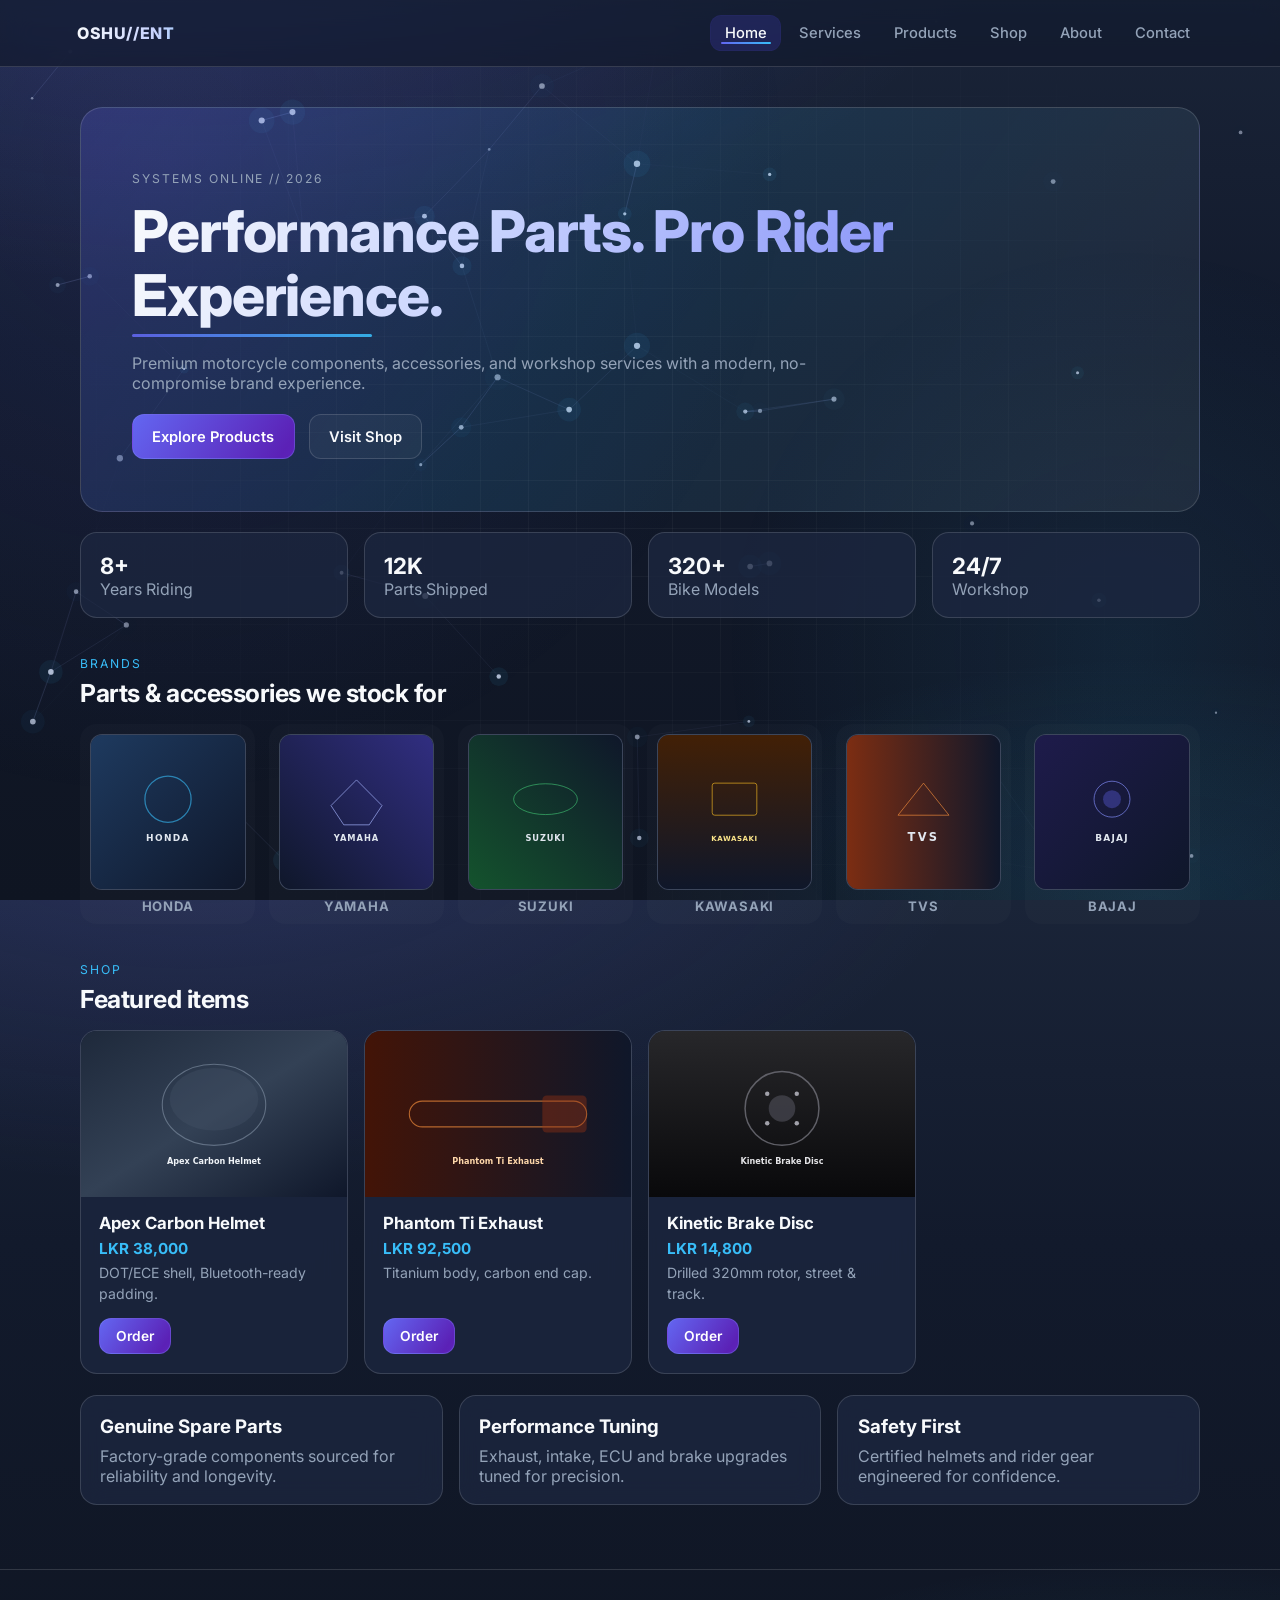
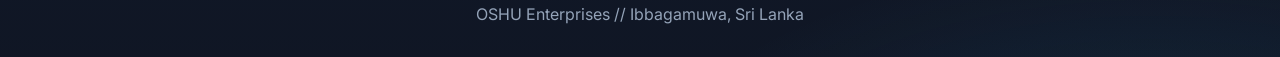
<file: index.html>
<!doctype html>
<html lang="en">
  <head>
    <meta charset="UTF-8" />
    <meta name="viewport" content="width=device-width, initial-scale=1.0" />
    <title>OSHU Enterprises | Home</title>
    <link rel="preconnect" href="https://fonts.googleapis.com" />
    <link rel="preconnect" href="https://fonts.gstatic.com" crossorigin />
    <link
      href="https://fonts.googleapis.com/css2?family=Inter:wght@400;500;600;700;800&display=swap"
      rel="stylesheet"
    />
    <link rel="stylesheet" href="assets/styles.css" />
  </head>
  <body data-page="home">
    <div class="bg-grid"></div>
    <div class="page-wrap">
    <header class="site-header">
      <a class="brand" href="index.html"><span class="brand-text">OSHU//ENT</span></a>
      <button class="menu-toggle" aria-label="Toggle menu">Menu</button>
      <nav class="nav">
        <a href="index.html">Home</a>
        <a href="services.html">Services</a>
        <a href="products.html">Products</a>
        <a href="shop.html">Shop</a>
        <a href="about.html">About</a>
        <a href="contact.html">Contact</a>
      </nav>
    </header>

    <main>
      <section class="hero fade-in-up">
        <p class="eyebrow">Systems Online // 2026</p>
        <h1 class="page-title">Performance Parts. Pro Rider Experience.</h1>
        <p>
          Premium motorcycle components, accessories, and workshop services with
          a modern, no-compromise brand experience.
        </p>
        <div class="actions">
          <a class="btn btn-primary" href="products.html">Explore Products</a>
          <a class="btn btn-ghost" href="shop.html">Visit Shop</a>
        </div>
      </section>

      <section class="stats reveal">
        <article><strong>8+</strong><span>Years Riding</span></article>
        <article><strong>12K</strong><span>Parts Shipped</span></article>
        <article><strong>320+</strong><span>Bike Models</span></article>
        <article><strong>24/7</strong><span>Workshop</span></article>
      </section>

      <section class="section-intro reveal">
        <p class="eyebrow">Brands</p>
        <h2 class="section-title">Parts & accessories we stock for</h2>
      </section>
      <section class="brands-grid reveal" aria-label="Motorcycle brands we support">
        <a class="brand-tile" href="shop.html">
          <figure class="brand-tile__fig">
            <img
              src="assets/images/brand-honda.svg"
              alt="Honda motorcycles and parts"
              width="240"
              height="240"
              loading="lazy"
              decoding="async"
            />
          </figure>
          <span class="brand-tile__name">Honda</span>
        </a>
        <a class="brand-tile" href="shop.html">
          <figure class="brand-tile__fig">
            <img
              src="assets/images/brand-yamaha.svg"
              alt="Yamaha motorcycles and parts"
              width="240"
              height="240"
              loading="lazy"
              decoding="async"
            />
          </figure>
          <span class="brand-tile__name">Yamaha</span>
        </a>
        <a class="brand-tile" href="shop.html">
          <figure class="brand-tile__fig">
            <img
              src="assets/images/brand-suzuki.svg"
              alt="Suzuki motorcycles and parts"
              width="240"
              height="240"
              loading="lazy"
              decoding="async"
            />
          </figure>
          <span class="brand-tile__name">Suzuki</span>
        </a>
        <a class="brand-tile" href="shop.html">
          <figure class="brand-tile__fig">
            <img
              src="assets/images/brand-kawasaki.svg"
              alt="Kawasaki performance parts"
              width="240"
              height="240"
              loading="lazy"
              decoding="async"
            />
          </figure>
          <span class="brand-tile__name">Kawasaki</span>
        </a>
        <a class="brand-tile" href="shop.html">
          <figure class="brand-tile__fig">
            <img
              src="assets/images/brand-tvs.svg"
              alt="TVS motorcycles and spares"
              width="240"
              height="240"
              loading="lazy"
              decoding="async"
            />
          </figure>
          <span class="brand-tile__name">TVS</span>
        </a>
        <a class="brand-tile" href="shop.html">
          <figure class="brand-tile__fig">
            <img
              src="assets/images/brand-bajaj.svg"
              alt="Bajaj commuter and performance parts"
              width="240"
              height="240"
              loading="lazy"
              decoding="async"
            />
          </figure>
          <span class="brand-tile__name">Bajaj</span>
        </a>
      </section>

      <section class="section-intro reveal">
        <p class="eyebrow">Shop</p>
        <h2 class="section-title">Featured items</h2>
      </section>
      <section class="shop-grid reveal">
        <article class="card glass card--product">
          <div class="card-image-wrap">
            <img
              src="assets/images/product-helmet.svg"
              alt="Carbon motorcycle helmet"
              width="720"
              height="450"
              loading="lazy"
              decoding="async"
            />
          </div>
          <div class="card-body">
            <h3>Apex Carbon Helmet</h3>
            <p class="product-price">LKR 38,000</p>
            <p class="product-meta">DOT/ECE shell, Bluetooth-ready padding.</p>
            <a class="btn btn-primary btn--compact" href="contact.html">Order</a>
          </div>
        </article>
        <article class="card glass card--product">
          <div class="card-image-wrap">
            <img
              src="assets/images/product-exhaust.svg"
              alt="Performance exhaust and engine parts"
              width="720"
              height="450"
              loading="lazy"
              decoding="async"
            />
          </div>
          <div class="card-body">
            <h3>Phantom Ti Exhaust</h3>
            <p class="product-price">LKR 92,500</p>
            <p class="product-meta">Titanium body, carbon end cap.</p>
            <a class="btn btn-primary btn--compact" href="contact.html">Order</a>
          </div>
        </article>
        <article class="card glass card--product">
          <div class="card-image-wrap">
            <img
              src="assets/images/product-brake.svg"
              alt="Motorcycle wheel and brake"
              width="720"
              height="450"
              loading="lazy"
              decoding="async"
            />
          </div>
          <div class="card-body">
            <h3>Kinetic Brake Disc</h3>
            <p class="product-price">LKR 14,800</p>
            <p class="product-meta">Drilled 320mm rotor, street & track.</p>
            <a class="btn btn-primary btn--compact" href="contact.html">Order</a>
          </div>
        </article>
      </section>

      <section class="cards reveal">
        <article class="card glass">
          <h3>Genuine Spare Parts</h3>
          <p>Factory-grade components sourced for reliability and longevity.</p>
        </article>
        <article class="card glass">
          <h3>Performance Tuning</h3>
          <p>Exhaust, intake, ECU and brake upgrades tuned for precision.</p>
        </article>
        <article class="card glass">
          <h3>Safety First</h3>
          <p>Certified helmets and rider gear engineered for confidence.</p>
        </article>
      </section>
    </main>

    <footer class="site-footer">
      <p>OSHU Enterprises // Ibbagamuwa, Sri Lanka</p>
    </footer>

    </div>
    <script src="assets/main.js"></script>
  </body>
</html>
</file>
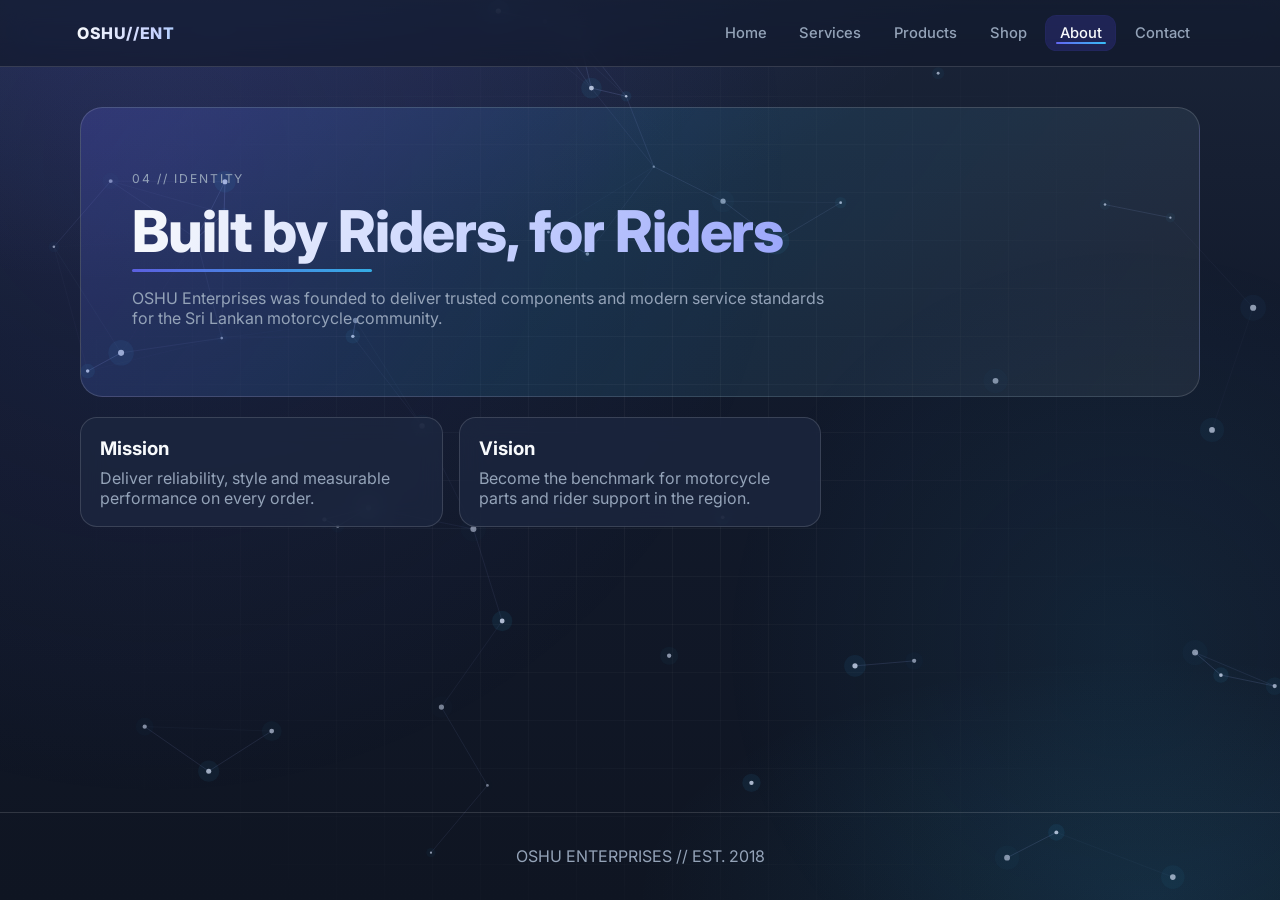
<file: about.html>
<!doctype html>
<html lang="en">
  <head>
    <meta charset="UTF-8" />
    <meta name="viewport" content="width=device-width, initial-scale=1.0" />
    <title>OSHU Enterprises | About</title>
    <link rel="preconnect" href="https://fonts.googleapis.com" />
    <link rel="preconnect" href="https://fonts.gstatic.com" crossorigin />
    <link
      href="https://fonts.googleapis.com/css2?family=Inter:wght@400;500;600;700;800&display=swap"
      rel="stylesheet"
    />
    <link rel="stylesheet" href="assets/styles.css" />
  </head>
  <body data-page="about">
    <div class="bg-grid"></div>
    <div class="page-wrap">
    <header class="site-header">
      <a class="brand" href="index.html"><span class="brand-text">OSHU//ENT</span></a>
      <button class="menu-toggle" aria-label="Toggle menu">Menu</button>
      <nav class="nav">
        <a href="index.html">Home</a>
        <a href="services.html">Services</a>
        <a href="products.html">Products</a>
        <a href="shop.html">Shop</a>
        <a href="about.html">About</a>
        <a href="contact.html">Contact</a>
      </nav>
    </header>
    <main>
      <section class="page-head fade-in-up">
        <p class="eyebrow">04 // Identity</p>
        <h1 class="page-title">Built by Riders, for Riders</h1>
        <p>
          OSHU Enterprises was founded to deliver trusted components and modern
          service standards for the Sri Lankan motorcycle community.
        </p>
      </section>
      <section class="cards reveal">
        <article class="card glass"><h3>Mission</h3><p>Deliver reliability, style and measurable performance on every order.</p></article>
        <article class="card glass"><h3>Vision</h3><p>Become the benchmark for motorcycle parts and rider support in the region.</p></article>
      </section>
    </main>
    <footer class="site-footer"><p>OSHU ENTERPRISES // EST. 2018</p></footer>
    </div>
    <script src="assets/main.js"></script>
  </body>
</html>
</file>
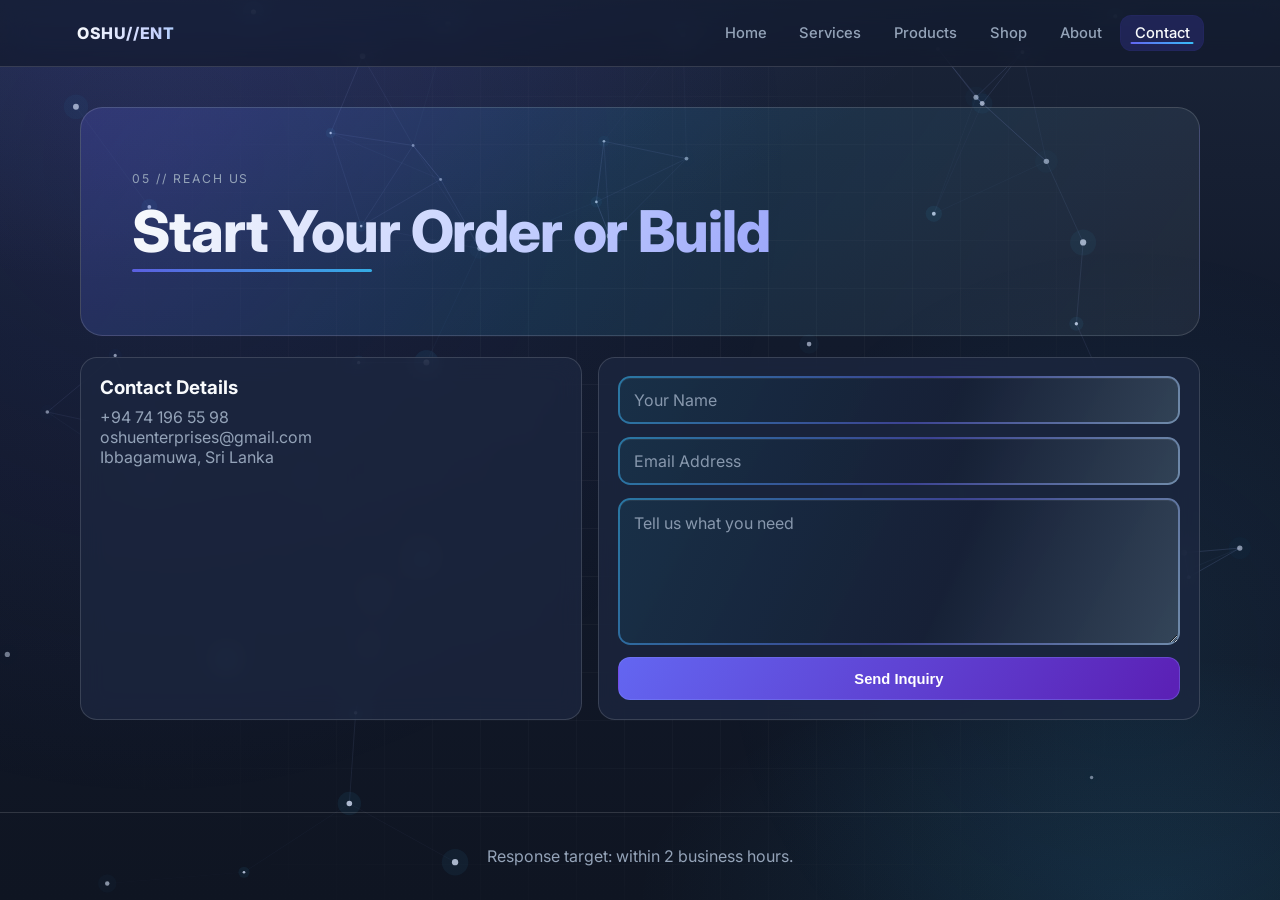
<file: contact.html>
<!doctype html>
<html lang="en">
  <head>
    <meta charset="UTF-8" />
    <meta name="viewport" content="width=device-width, initial-scale=1.0" />
    <title>OSHU Enterprises | Contact</title>
    <link rel="preconnect" href="https://fonts.googleapis.com" />
    <link rel="preconnect" href="https://fonts.gstatic.com" crossorigin />
    <link
      href="https://fonts.googleapis.com/css2?family=Inter:wght@400;500;600;700;800&display=swap"
      rel="stylesheet"
    />
    <link rel="stylesheet" href="assets/styles.css" />
  </head>
  <body data-page="contact">
    <div class="bg-grid"></div>
    <div class="page-wrap">
    <header class="site-header">
      <a class="brand" href="index.html"><span class="brand-text">OSHU//ENT</span></a>
      <button class="menu-toggle" aria-label="Toggle menu">Menu</button>
      <nav class="nav">
        <a href="index.html">Home</a>
        <a href="services.html">Services</a>
        <a href="products.html">Products</a>
        <a href="shop.html">Shop</a>
        <a href="about.html">About</a>
        <a href="contact.html">Contact</a>
      </nav>
    </header>
    <main>
      <section class="page-head fade-in-up">
        <p class="eyebrow">05 // Reach Us</p>
        <h1 class="page-title">Start Your Order or Build</h1>
      </section>
      <section class="contact-grid reveal">
        <article class="card glass">
          <h3>Contact Details</h3>
          <p>+94 74 196 55 98</p>
          <p>oshuenterprises@gmail.com</p>
          <p>Ibbagamuwa, Sri Lanka</p>
        </article>
        <form class="card glass contact-form">
          <div class="field-water">
            <input type="text" placeholder="Your Name" autocomplete="name" />
          </div>
          <div class="field-water">
            <input type="email" placeholder="Email Address" autocomplete="email" />
          </div>
          <div class="field-water field-water--tall">
            <textarea rows="5" placeholder="Tell us what you need"></textarea>
          </div>
          <button class="btn btn-primary" type="button">Send Inquiry</button>
        </form>
      </section>
    </main>
    <footer class="site-footer"><p>Response target: within 2 business hours.</p></footer>
    </div>
    <script src="assets/main.js"></script>
  </body>
</html>
</file>
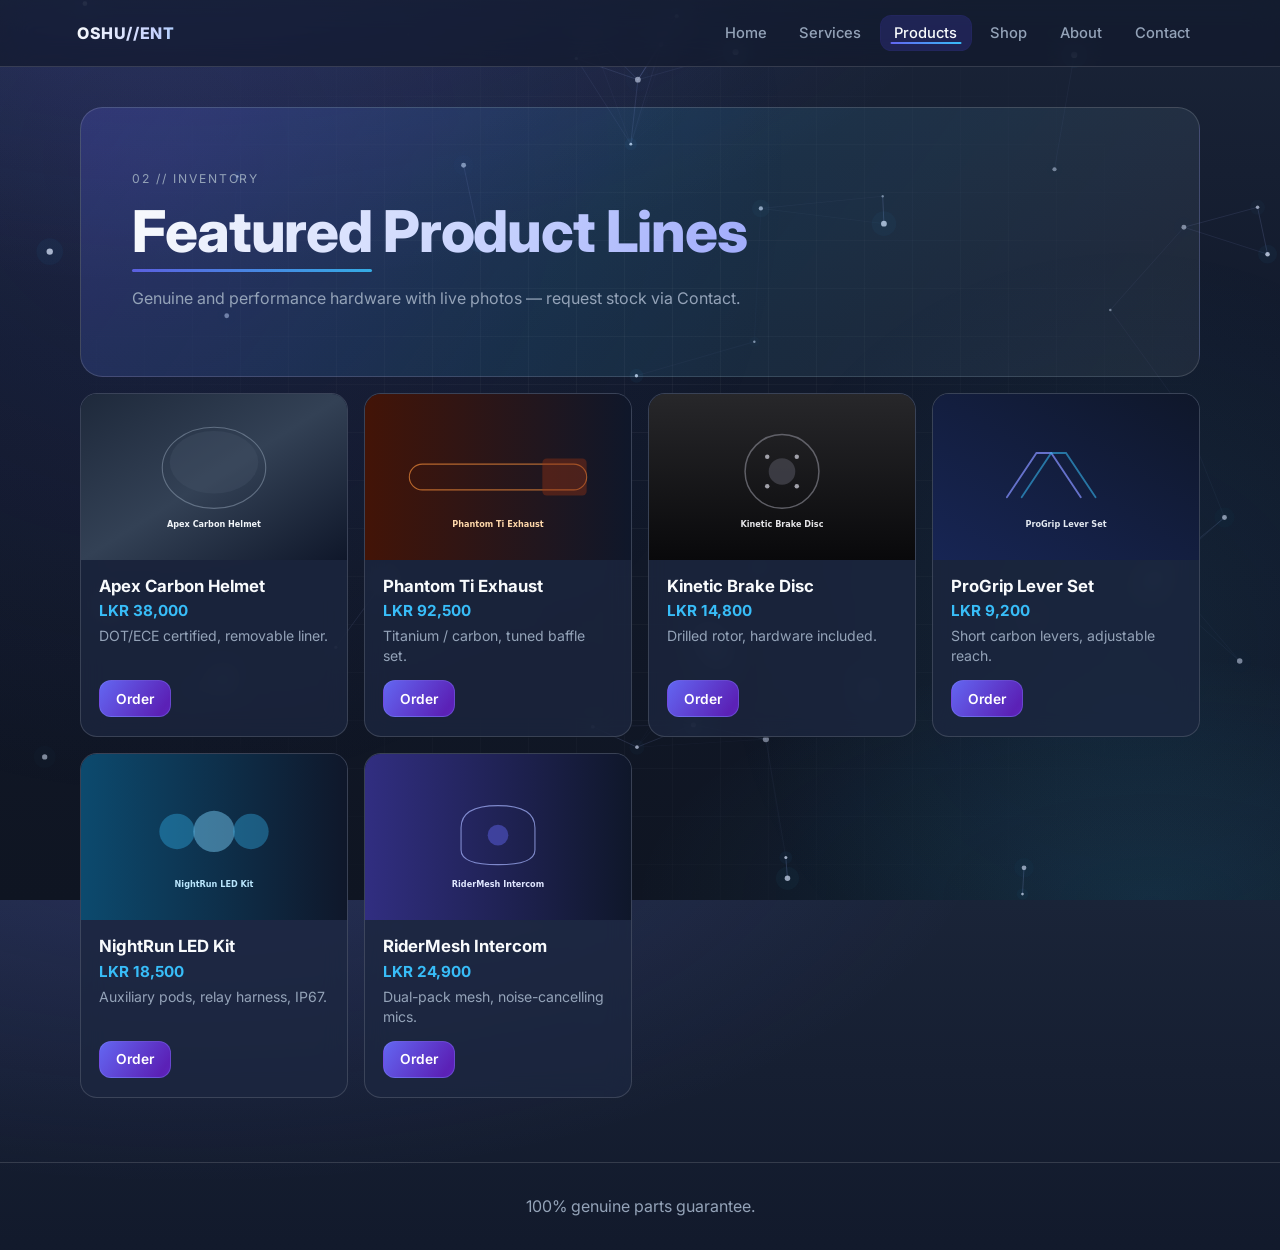
<file: products.html>
<!doctype html>
<html lang="en">
  <head>
    <meta charset="UTF-8" />
    <meta name="viewport" content="width=device-width, initial-scale=1.0" />
    <title>OSHU Enterprises | Products</title>
    <link rel="preconnect" href="https://fonts.googleapis.com" />
    <link rel="preconnect" href="https://fonts.gstatic.com" crossorigin />
    <link
      href="https://fonts.googleapis.com/css2?family=Inter:wght@400;500;600;700;800&display=swap"
      rel="stylesheet"
    />
    <link rel="stylesheet" href="assets/styles.css" />
  </head>
  <body data-page="products">
    <div class="bg-grid"></div>
    <div class="page-wrap">
    <header class="site-header">
      <a class="brand" href="index.html"><span class="brand-text">OSHU//ENT</span></a>
      <button class="menu-toggle" aria-label="Toggle menu">Menu</button>
      <nav class="nav">
        <a href="index.html">Home</a>
        <a href="services.html">Services</a>
        <a href="products.html">Products</a>
        <a href="shop.html">Shop</a>
        <a href="about.html">About</a>
        <a href="contact.html">Contact</a>
      </nav>
    </header>
    <main>
      <section class="page-head fade-in-up">
        <p class="eyebrow">02 // Inventory</p>
        <h1 class="page-title">Featured Product Lines</h1>
        <p>Genuine and performance hardware with live photos — request stock via Contact.</p>
      </section>
      <section class="shop-grid reveal">
        <article class="card glass card--product">
          <div class="card-image-wrap">
            <img
              src="assets/images/product-helmet.svg"
              alt="Carbon motorcycle helmet"
              width="720"
              height="450"
              loading="lazy"
              decoding="async"
            />
          </div>
          <div class="card-body">
            <h3>Apex Carbon Helmet</h3>
            <p class="product-price">LKR 38,000</p>
            <p class="product-meta">DOT/ECE certified, removable liner.</p>
            <a class="btn btn-primary btn--compact" href="contact.html">Order</a>
          </div>
        </article>
        <article class="card glass card--product">
          <div class="card-image-wrap">
            <img
              src="assets/images/product-exhaust.svg"
              alt="Engine and performance parts"
              width="720"
              height="450"
              loading="lazy"
              decoding="async"
            />
          </div>
          <div class="card-body">
            <h3>Phantom Ti Exhaust</h3>
            <p class="product-price">LKR 92,500</p>
            <p class="product-meta">Titanium / carbon, tuned baffle set.</p>
            <a class="btn btn-primary btn--compact" href="contact.html">Order</a>
          </div>
        </article>
        <article class="card glass card--product">
          <div class="card-image-wrap">
            <img
              src="assets/images/product-brake.svg"
              alt="Motorcycle wheel and braking"
              width="720"
              height="450"
              loading="lazy"
              decoding="async"
            />
          </div>
          <div class="card-body">
            <h3>Kinetic Brake Disc</h3>
            <p class="product-price">LKR 14,800</p>
            <p class="product-meta">Drilled rotor, hardware included.</p>
            <a class="btn btn-primary btn--compact" href="contact.html">Order</a>
          </div>
        </article>
        <article class="card glass card--product">
          <div class="card-image-wrap">
            <img
              src="assets/images/product-lever.svg"
              alt="Motorcycle handlebar and controls"
              width="720"
              height="450"
              loading="lazy"
              decoding="async"
            />
          </div>
          <div class="card-body">
            <h3>ProGrip Lever Set</h3>
            <p class="product-price">LKR 9,200</p>
            <p class="product-meta">Short carbon levers, adjustable reach.</p>
            <a class="btn btn-primary btn--compact" href="contact.html">Order</a>
          </div>
        </article>
        <article class="card glass card--product">
          <div class="card-image-wrap">
            <img
              src="assets/images/product-led.svg"
              alt="Motorcycle on the road"
              width="720"
              height="450"
              loading="lazy"
              decoding="async"
            />
          </div>
          <div class="card-body">
            <h3>NightRun LED Kit</h3>
            <p class="product-price">LKR 18,500</p>
            <p class="product-meta">Auxiliary pods, relay harness, IP67.</p>
            <a class="btn btn-primary btn--compact" href="contact.html">Order</a>
          </div>
        </article>
        <article class="card glass card--product">
          <div class="card-image-wrap">
            <img
              src="assets/images/product-intercom.svg"
              alt="Motorcycle rider and bike"
              width="720"
              height="450"
              loading="lazy"
              decoding="async"
            />
          </div>
          <div class="card-body">
            <h3>RiderMesh Intercom</h3>
            <p class="product-price">LKR 24,900</p>
            <p class="product-meta">Dual-pack mesh, noise-cancelling mics.</p>
            <a class="btn btn-primary btn--compact" href="contact.html">Order</a>
          </div>
        </article>
      </section>
    </main>
    <footer class="site-footer"><p>100% genuine parts guarantee.</p></footer>
    </div>
    <script src="assets/main.js"></script>
  </body>
</html>
</file>
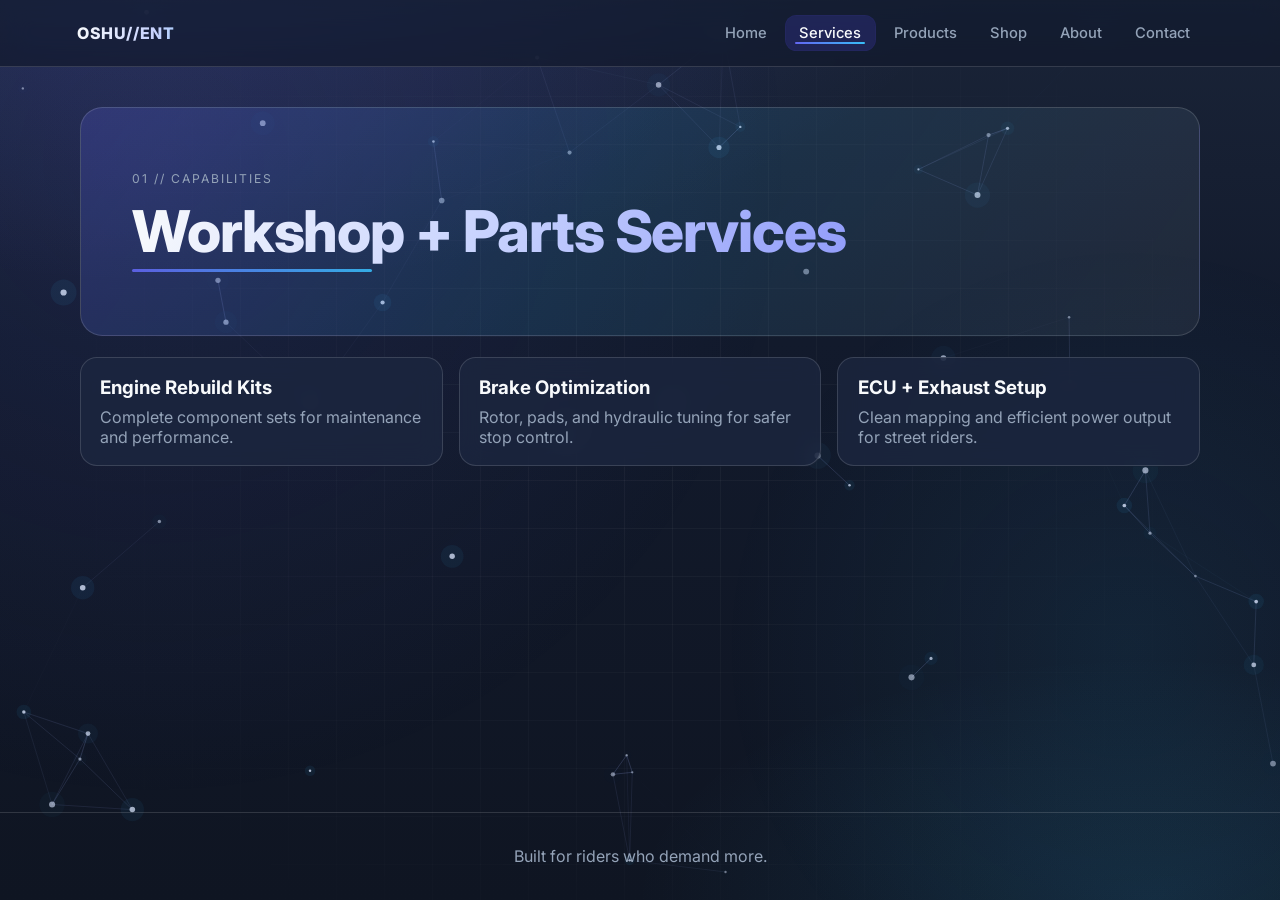
<file: services.html>
<!doctype html>
<html lang="en">
  <head>
    <meta charset="UTF-8" />
    <meta name="viewport" content="width=device-width, initial-scale=1.0" />
    <title>OSHU Enterprises | Services</title>
    <link rel="preconnect" href="https://fonts.googleapis.com" />
    <link rel="preconnect" href="https://fonts.gstatic.com" crossorigin />
    <link
      href="https://fonts.googleapis.com/css2?family=Inter:wght@400;500;600;700;800&display=swap"
      rel="stylesheet"
    />
    <link rel="stylesheet" href="assets/styles.css" />
  </head>
  <body data-page="services">
    <div class="bg-grid"></div>
    <div class="page-wrap">
    <header class="site-header">
      <a class="brand" href="index.html"><span class="brand-text">OSHU//ENT</span></a>
      <button class="menu-toggle" aria-label="Toggle menu">Menu</button>
      <nav class="nav">
        <a href="index.html">Home</a>
        <a href="services.html">Services</a>
        <a href="products.html">Products</a>
        <a href="shop.html">Shop</a>
        <a href="about.html">About</a>
        <a href="contact.html">Contact</a>
      </nav>
    </header>
    <main>
      <section class="page-head fade-in-up">
        <p class="eyebrow">01 // Capabilities</p>
        <h1 class="page-title">Workshop + Parts Services</h1>
      </section>
      <section class="cards reveal">
        <article class="card glass"><h3>Engine Rebuild Kits</h3><p>Complete component sets for maintenance and performance.</p></article>
        <article class="card glass"><h3>Brake Optimization</h3><p>Rotor, pads, and hydraulic tuning for safer stop control.</p></article>
        <article class="card glass"><h3>ECU + Exhaust Setup</h3><p>Clean mapping and efficient power output for street riders.</p></article>
      </section>
    </main>
    <footer class="site-footer"><p>Built for riders who demand more.</p></footer>
    </div>
    <script src="assets/main.js"></script>
  </body>
</html>
</file>
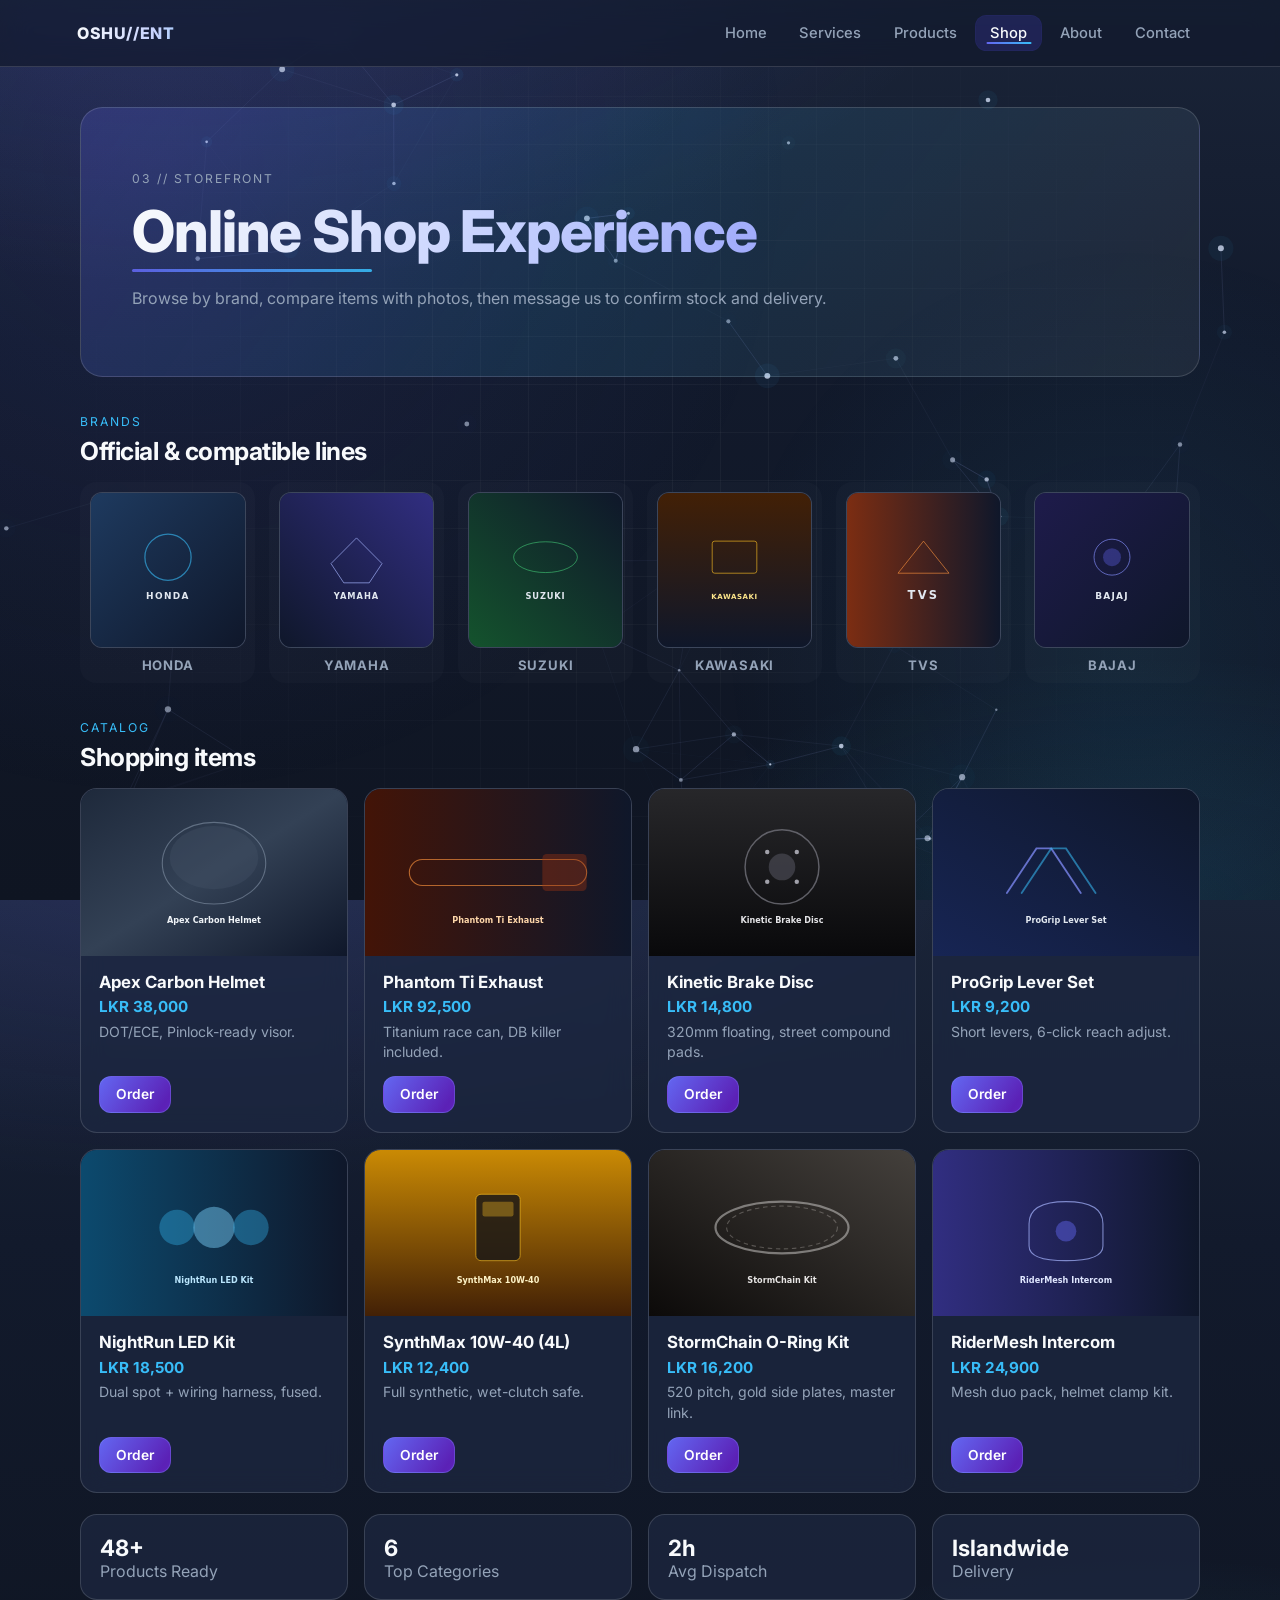
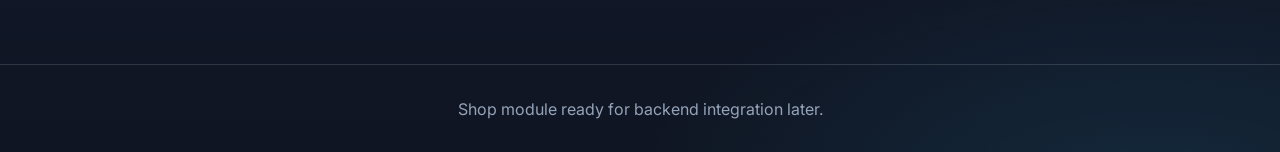
<file: shop.html>
<!doctype html>
<html lang="en">
  <head>
    <meta charset="UTF-8" />
    <meta name="viewport" content="width=device-width, initial-scale=1.0" />
    <title>OSHU Enterprises | Shop</title>
    <link rel="preconnect" href="https://fonts.googleapis.com" />
    <link rel="preconnect" href="https://fonts.gstatic.com" crossorigin />
    <link
      href="https://fonts.googleapis.com/css2?family=Inter:wght@400;500;600;700;800&display=swap"
      rel="stylesheet"
    />
    <link rel="stylesheet" href="assets/styles.css" />
  </head>
  <body data-page="shop">
    <div class="bg-grid"></div>
    <div class="page-wrap">
    <header class="site-header">
      <a class="brand" href="index.html"><span class="brand-text">OSHU//ENT</span></a>
      <button class="menu-toggle" aria-label="Toggle menu">Menu</button>
      <nav class="nav">
        <a href="index.html">Home</a>
        <a href="services.html">Services</a>
        <a href="products.html">Products</a>
        <a href="shop.html">Shop</a>
        <a href="about.html">About</a>
        <a href="contact.html">Contact</a>
      </nav>
    </header>
    <main>
      <section class="page-head fade-in-up">
        <p class="eyebrow">03 // Storefront</p>
        <h1 class="page-title">Online Shop Experience</h1>
        <p>Browse by brand, compare items with photos, then message us to confirm stock and delivery.</p>
      </section>

      <section class="section-intro reveal">
        <p class="eyebrow">Brands</p>
        <h2 class="section-title">Official &amp; compatible lines</h2>
      </section>
      <section class="brands-grid reveal" aria-label="Brands in stock">
        <a class="brand-tile" href="products.html">
          <figure class="brand-tile__fig">
            <img
              src="assets/images/brand-honda.svg"
              alt="Honda"
              width="240"
              height="240"
              loading="lazy"
              decoding="async"
            />
          </figure>
          <span class="brand-tile__name">Honda</span>
        </a>
        <a class="brand-tile" href="products.html">
          <figure class="brand-tile__fig">
            <img
              src="assets/images/brand-yamaha.svg"
              alt="Yamaha"
              width="240"
              height="240"
              loading="lazy"
              decoding="async"
            />
          </figure>
          <span class="brand-tile__name">Yamaha</span>
        </a>
        <a class="brand-tile" href="products.html">
          <figure class="brand-tile__fig">
            <img
              src="assets/images/brand-suzuki.svg"
              alt="Suzuki"
              width="240"
              height="240"
              loading="lazy"
              decoding="async"
            />
          </figure>
          <span class="brand-tile__name">Suzuki</span>
        </a>
        <a class="brand-tile" href="products.html">
          <figure class="brand-tile__fig">
            <img
              src="assets/images/brand-kawasaki.svg"
              alt="Kawasaki"
              width="240"
              height="240"
              loading="lazy"
              decoding="async"
            />
          </figure>
          <span class="brand-tile__name">Kawasaki</span>
        </a>
        <a class="brand-tile" href="products.html">
          <figure class="brand-tile__fig">
            <img
              src="assets/images/brand-tvs.svg"
              alt="TVS"
              width="240"
              height="240"
              loading="lazy"
              decoding="async"
            />
          </figure>
          <span class="brand-tile__name">TVS</span>
        </a>
        <a class="brand-tile" href="products.html">
          <figure class="brand-tile__fig">
            <img
              src="assets/images/brand-bajaj.svg"
              alt="Bajaj"
              width="240"
              height="240"
              loading="lazy"
              decoding="async"
            />
          </figure>
          <span class="brand-tile__name">Bajaj</span>
        </a>
      </section>

      <section class="section-intro reveal">
        <p class="eyebrow">Catalog</p>
        <h2 class="section-title">Shopping items</h2>
      </section>
      <section class="shop-grid reveal">
        <article class="card glass card--product">
          <div class="card-image-wrap">
            <img
              src="assets/images/product-helmet.svg"
              alt="Apex Carbon Helmet"
              width="720"
              height="450"
              loading="lazy"
              decoding="async"
            />
          </div>
          <div class="card-body">
            <h3>Apex Carbon Helmet</h3>
            <p class="product-price">LKR 38,000</p>
            <p class="product-meta">DOT/ECE, Pinlock-ready visor.</p>
            <a class="btn btn-primary btn--compact" href="contact.html">Order</a>
          </div>
        </article>
        <article class="card glass card--product">
          <div class="card-image-wrap">
            <img
              src="assets/images/product-exhaust.svg"
              alt="Phantom Ti Exhaust"
              width="720"
              height="450"
              loading="lazy"
              decoding="async"
            />
          </div>
          <div class="card-body">
            <h3>Phantom Ti Exhaust</h3>
            <p class="product-price">LKR 92,500</p>
            <p class="product-meta">Titanium race can, DB killer included.</p>
            <a class="btn btn-primary btn--compact" href="contact.html">Order</a>
          </div>
        </article>
        <article class="card glass card--product">
          <div class="card-image-wrap">
            <img
              src="assets/images/product-brake.svg"
              alt="Kinetic Brake Disc"
              width="720"
              height="450"
              loading="lazy"
              decoding="async"
            />
          </div>
          <div class="card-body">
            <h3>Kinetic Brake Disc</h3>
            <p class="product-price">LKR 14,800</p>
            <p class="product-meta">320mm floating, street compound pads.</p>
            <a class="btn btn-primary btn--compact" href="contact.html">Order</a>
          </div>
        </article>
        <article class="card glass card--product">
          <div class="card-image-wrap">
            <img
              src="assets/images/product-lever.svg"
              alt="ProGrip Lever Set"
              width="720"
              height="450"
              loading="lazy"
              decoding="async"
            />
          </div>
          <div class="card-body">
            <h3>ProGrip Lever Set</h3>
            <p class="product-price">LKR 9,200</p>
            <p class="product-meta">Short levers, 6-click reach adjust.</p>
            <a class="btn btn-primary btn--compact" href="contact.html">Order</a>
          </div>
        </article>
        <article class="card glass card--product">
          <div class="card-image-wrap">
            <img
              src="assets/images/product-led.svg"
              alt="NightRun LED Kit"
              width="720"
              height="450"
              loading="lazy"
              decoding="async"
            />
          </div>
          <div class="card-body">
            <h3>NightRun LED Kit</h3>
            <p class="product-price">LKR 18,500</p>
            <p class="product-meta">Dual spot + wiring harness, fused.</p>
            <a class="btn btn-primary btn--compact" href="contact.html">Order</a>
          </div>
        </article>
        <article class="card glass card--product">
          <div class="card-image-wrap">
            <img
              src="assets/images/product-oil.svg"
              alt="SynthMax engine oil"
              width="720"
              height="450"
              loading="lazy"
              decoding="async"
            />
          </div>
          <div class="card-body">
            <h3>SynthMax 10W-40 (4L)</h3>
            <p class="product-price">LKR 12,400</p>
            <p class="product-meta">Full synthetic, wet-clutch safe.</p>
            <a class="btn btn-primary btn--compact" href="contact.html">Order</a>
          </div>
        </article>
        <article class="card glass card--product">
          <div class="card-image-wrap">
            <img
              src="assets/images/product-chain.svg"
              alt="StormChain kit"
              width="720"
              height="450"
              loading="lazy"
              decoding="async"
            />
          </div>
          <div class="card-body">
            <h3>StormChain O-Ring Kit</h3>
            <p class="product-price">LKR 16,200</p>
            <p class="product-meta">520 pitch, gold side plates, master link.</p>
            <a class="btn btn-primary btn--compact" href="contact.html">Order</a>
          </div>
        </article>
        <article class="card glass card--product">
          <div class="card-image-wrap">
            <img
              src="assets/images/product-intercom.svg"
              alt="RiderMesh Intercom"
              width="720"
              height="450"
              loading="lazy"
              decoding="async"
            />
          </div>
          <div class="card-body">
            <h3>RiderMesh Intercom</h3>
            <p class="product-price">LKR 24,900</p>
            <p class="product-meta">Mesh duo pack, helmet clamp kit.</p>
            <a class="btn btn-primary btn--compact" href="contact.html">Order</a>
          </div>
        </article>
      </section>

      <section class="stats reveal">
        <article><strong>48+</strong><span>Products Ready</span></article>
        <article><strong>6</strong><span>Top Categories</span></article>
        <article><strong>2h</strong><span>Avg Dispatch</span></article>
        <article><strong>Islandwide</strong><span>Delivery</span></article>
      </section>
    </main>
    <footer class="site-footer"><p>Shop module ready for backend integration later.</p></footer>
    </div>
    <script src="assets/main.js"></script>
  </body>
</html>
</file>
<file: assets/styles.css>
:root {
  --bg: #121a2c;
  --bg-soft: #1c2740;
  --card: rgba(28, 39, 64, 0.75);
  --text: #f8fafc;
  --muted: #94a3b8;
  --accent: #6366f1;
  --accent-2: #38bdf8;
  --border: rgba(255, 255, 255, 0.14);
  --ease-out-expo: cubic-bezier(0.16, 1, 0.3, 1);
  --ease-spring: cubic-bezier(0.34, 1.56, 0.64, 1);
}

* {
  box-sizing: border-box;
}

html {
  height: 100%;
}

html,
body {
  margin: 0;
}

body {
  min-height: 100%;
  min-height: 100dvh;
  display: flex;
  flex-direction: column;
  font-family: Inter, system-ui, sans-serif;
  color: var(--text);
  background:
    radial-gradient(ellipse 120% 80% at 15% -10%, rgba(99, 102, 241, 0.18), transparent 52%),
    radial-gradient(ellipse 90% 60% at 90% 100%, rgba(56, 189, 248, 0.12), transparent 45%),
    linear-gradient(180deg, #1a2438 0%, var(--bg) 38%, #0f1522 100%);
}

.tech-live-bg {
  position: fixed;
  inset: 0;
  z-index: 0;
  width: 100%;
  height: 100%;
  pointer-events: none;
}

.bg-grid {
  position: fixed;
  inset: 0;
  z-index: 1;
  background-image: linear-gradient(to right, rgba(255, 255, 255, 0.045) 1px, transparent 1px),
    linear-gradient(to bottom, rgba(255, 255, 255, 0.045) 1px, transparent 1px);
  background-size: 48px 48px;
  mask-image: radial-gradient(circle at center, black, transparent 82%);
  pointer-events: none;
}

.page-wrap {
  position: relative;
  z-index: 2;
  flex: 1 1 auto;
  display: flex;
  flex-direction: column;
  width: 100%;
  min-height: 0;
}

.site-header {
  position: sticky;
  top: 0;
  z-index: 20;
  display: flex;
  align-items: center;
  justify-content: space-between;
  padding: 1rem 6vw;
  backdrop-filter: blur(14px) saturate(1.2);
  background: rgba(18, 26, 44, 0.72);
  border-bottom: 1px solid var(--border);
  transition:
    padding 0.45s var(--ease-out-expo),
    background 0.45s ease,
    box-shadow 0.45s ease,
    border-color 0.35s ease;
}

.site-header::after {
  content: "";
  position: absolute;
  left: 0;
  right: 0;
  bottom: 0;
  height: 1px;
  background: linear-gradient(
    90deg,
    transparent,
    rgba(79, 70, 229, 0.45),
    rgba(34, 211, 238, 0.35),
    transparent
  );
  opacity: 0;
  transition: opacity 0.5s ease;
  pointer-events: none;
}

.site-header.scrolled {
  padding: 0.65rem 6vw;
  background: rgba(18, 26, 44, 0.9);
  box-shadow: 0 12px 40px rgba(15, 23, 42, 0.28);
  border-bottom-color: rgba(255, 255, 255, 0.1);
}

.site-header.scrolled::after {
  opacity: 1;
}

.brand {
  position: relative;
  color: var(--text);
  text-decoration: none;
  font-weight: 800;
  letter-spacing: 0.05em;
  transition: transform 0.35s var(--ease-out-expo), filter 0.35s ease;
}

.brand:hover {
  transform: translateY(-1px);
  filter: brightness(1.08);
}

.brand-text {
  background: linear-gradient(105deg, var(--text) 0%, #c7d2fe 40%, var(--accent-2) 100%);
  background-size: 200% auto;
  -webkit-background-clip: text;
  background-clip: text;
  color: transparent;
  animation: brandShimmer 8s ease-in-out infinite;
}

@keyframes brandShimmer {
  0%,
  100% {
    background-position: 0% center;
  }
  50% {
    background-position: 100% center;
  }
}

.nav {
  display: flex;
  gap: 0.35rem;
  align-items: center;
}

.nav a {
  position: relative;
  isolation: isolate;
  color: var(--muted);
  text-decoration: none;
  padding: 0.5rem 0.85rem;
  border-radius: 0.65rem;
  font-weight: 500;
  font-size: 0.92rem;
  overflow: hidden;
  transition:
    color 0.35s var(--ease-out-expo),
    background 0.35s ease,
    transform 0.35s var(--ease-spring);
}

.nav a::before {
  content: "";
  position: absolute;
  inset: 0;
  border-radius: inherit;
  background: radial-gradient(circle at 50% 120%, rgba(79, 70, 229, 0.35), transparent 65%);
  opacity: 0;
  transform: scale(0.85);
  transition:
    opacity 0.4s var(--ease-out-expo),
    transform 0.45s var(--ease-out-expo);
  z-index: -1;
}

.nav a::after {
  content: "";
  position: absolute;
  left: 50%;
  bottom: 0.35rem;
  width: 0;
  height: 2px;
  border-radius: 2px;
  background: linear-gradient(90deg, var(--accent), var(--accent-2));
  transform: translateX(-50%);
  transition: width 0.4s var(--ease-out-expo);
}

.nav a:hover {
  color: var(--text);
  transform: translateY(-2px);
}

.nav a:hover::before {
  opacity: 1;
  transform: scale(1);
}

.nav a:hover::after {
  width: calc(100% - 1.2rem);
}

.nav a.active {
  color: var(--text);
  background: rgba(79, 70, 229, 0.2);
  box-shadow: 0 0 0 1px rgba(79, 70, 229, 0.25);
}

.nav a.active::after {
  width: calc(100% - 1.2rem);
}

.menu-toggle {
  display: none;
  position: relative;
  border: 1px solid var(--border);
  border-radius: 0.65rem;
  background: rgba(255, 255, 255, 0.04);
  color: var(--text);
  padding: 0.5rem 0.95rem;
  font-weight: 600;
  font-size: 0.85rem;
  cursor: pointer;
  transition:
    transform 0.25s var(--ease-spring),
    background 0.25s ease,
    border-color 0.25s ease,
    box-shadow 0.25s ease;
}

.menu-toggle:hover {
  background: rgba(79, 70, 229, 0.15);
  border-color: rgba(79, 70, 229, 0.35);
  box-shadow: 0 4px 20px rgba(79, 70, 229, 0.15);
}

.menu-toggle:active {
  transform: scale(0.96);
}

.nav.open {
  animation: navDropIn 0.45s var(--ease-out-expo) forwards;
}

@keyframes navDropIn {
  from {
    opacity: 0;
    transform: translateY(-8px) scale(0.98);
  }
  to {
    opacity: 1;
    transform: translateY(0) scale(1);
  }
}

main {
  position: relative;
  flex: 1 1 auto;
  width: min(1120px, 90vw);
  margin: 2.5rem auto 4rem;
}

.hero,
.page-head {
  background: linear-gradient(
    125deg,
    rgba(99, 102, 241, 0.22),
    rgba(56, 189, 248, 0.12) 45%,
    rgba(255, 255, 255, 0.06) 100%
  );
  border: 1px solid var(--border);
  border-radius: 1.4rem;
  padding: 3.2rem;
}

.hero h1,
.page-head h1 {
  margin: 0.45rem 0 0.7rem;
  font-size: clamp(2rem, 5vw, 3.6rem);
  line-height: 1.12;
}

.page-title {
  font-weight: 800;
  letter-spacing: -0.02em;
  background-image: linear-gradient(
    110deg,
    #f8fafc 0%,
    #c7d2fe 14%,
    #818cf8 32%,
    #38bdf8 48%,
    #a5b4fc 64%,
    #e0f2fe 82%,
    #f1f5f9 100%
  );
  background-size: 260% auto;
  background-position: 0% center;
  background-repeat: no-repeat;
  -webkit-background-clip: text;
  background-clip: text;
  color: transparent;
  -webkit-text-fill-color: transparent;
  animation:
    pageTitleFlow 10s ease-in-out infinite,
    pageTitleBloom 4.5s ease-in-out infinite;
}

@keyframes pageTitleFlow {
  0%,
  100% {
    background-position: 0% 50%;
  }
  50% {
    background-position: 100% 50%;
  }
}

@keyframes pageTitleBloom {
  0%,
  100% {
    filter: brightness(1) saturate(1);
  }
  45% {
    filter: brightness(1.07) saturate(1.12);
  }
}

.hero .page-title,
.page-head .page-title {
  position: relative;
}

.hero .page-title::after,
.page-head .page-title::after {
  content: "";
  display: block;
  margin-top: 0.4rem;
  height: 3px;
  width: min(100%, 15rem);
  border-radius: 999px;
  background: linear-gradient(90deg, var(--accent), var(--accent-2), var(--accent));
  background-size: 200% 100%;
  opacity: 0.88;
  animation: pageTitleUnderline 3.6s ease-in-out infinite;
  pointer-events: none;
}

@keyframes pageTitleUnderline {
  0%,
  100% {
    background-position: 0% 50%;
    opacity: 0.72;
    transform: scaleX(0.94);
    transform-origin: left center;
  }
  50% {
    background-position: 100% 50%;
    opacity: 1;
    transform: scaleX(1);
    transform-origin: left center;
  }
}

.hero p,
.page-head p {
  color: var(--muted);
  max-width: 70ch;
}

.eyebrow {
  text-transform: uppercase;
  letter-spacing: 0.16em;
  font-size: 0.76rem;
  color: var(--accent-2);
}

.actions {
  display: flex;
  gap: 0.9rem;
  margin-top: 1.35rem;
}

.btn {
  position: relative;
  display: inline-block;
  text-decoration: none;
  border-radius: 0.75rem;
  padding: 0.78rem 1.2rem;
  border: 1px solid var(--border);
  font-weight: 600;
  font-size: 0.92rem;
  cursor: pointer;
  overflow: hidden;
  isolation: isolate;
  transition:
    transform 0.35s var(--ease-spring),
    box-shadow 0.35s ease,
    border-color 0.3s ease,
    filter 0.3s ease;
}

.btn::after {
  content: "";
  position: absolute;
  inset: -40%;
  left: -60%;
  background: linear-gradient(
    105deg,
    transparent 0%,
    rgba(255, 255, 255, 0.12) 48%,
    rgba(255, 255, 255, 0.04) 52%,
    transparent 100%
  );
  transform: skewX(-14deg) translateX(-100%);
  transition: transform 0.65s var(--ease-out-expo);
  z-index: 0;
  pointer-events: none;
  mix-blend-mode: soft-light;
}

.btn:hover {
  transform: translateY(-3px);
  box-shadow: 0 14px 36px rgba(79, 70, 229, 0.28);
}

.btn:hover::after {
  transform: skewX(-14deg) translateX(180%);
}

.btn:active {
  transform: translateY(-1px) scale(0.98);
  transition-duration: 0.12s;
}

.btn:focus-visible {
  outline: none;
  box-shadow: 0 0 0 3px rgba(34, 211, 238, 0.45), 0 12px 32px rgba(79, 70, 229, 0.25);
}

.btn-primary {
  color: white;
  background: linear-gradient(125deg, var(--accent) 0%, #5b21b6 50%, #6d28d9 100%);
  background-size: 200% 100%;
  border-color: rgba(129, 140, 248, 0.35);
  transition:
    transform 0.35s var(--ease-spring),
    box-shadow 0.35s ease,
    background-position 0.5s ease,
    border-color 0.3s ease;
}

.btn-primary:hover {
  background-position: 100% 0;
  border-color: rgba(165, 180, 252, 0.5);
}

.btn-ghost {
  color: var(--text);
  background: rgba(255, 255, 255, 0.04);
  border-color: rgba(255, 255, 255, 0.14);
}

.btn-ghost:hover {
  background: rgba(255, 255, 255, 0.09);
  border-color: rgba(34, 211, 238, 0.25);
  box-shadow: 0 12px 32px rgba(0, 0, 0, 0.25);
}

.stats,
.cards,
.contact-grid {
  display: grid;
  gap: 1rem;
  margin-top: 1.3rem;
}

.stats {
  grid-template-columns: repeat(4, minmax(0, 1fr));
}

.cards {
  grid-template-columns: repeat(3, minmax(0, 1fr));
}

.contact-grid {
  grid-template-columns: 1fr 1.2fr;
}

.stats article,
.card {
  position: relative;
  border: 1px solid var(--border);
  border-radius: 1.05rem;
  padding: 1.15rem 1.2rem;
  background: var(--card);
  overflow: hidden;
  transform: translateZ(0);
  transition:
    transform 0.45s var(--ease-out-expo),
    box-shadow 0.45s ease,
    border-color 0.35s ease,
    background 0.35s ease;
}

.stats article::before,
.card::before {
  content: "";
  position: absolute;
  inset: 0;
  border-radius: inherit;
  padding: 1px;
  background: linear-gradient(
    135deg,
    rgba(79, 70, 229, 0.5),
    rgba(34, 211, 238, 0.15),
    rgba(255, 255, 255, 0.06)
  );
  -webkit-mask:
    linear-gradient(#fff 0 0) content-box,
    linear-gradient(#fff 0 0);
  mask:
    linear-gradient(#fff 0 0) content-box,
    linear-gradient(#fff 0 0);
  -webkit-mask-composite: xor;
  mask-composite: exclude;
  opacity: 0;
  transition: opacity 0.45s ease;
  pointer-events: none;
}

.stats article::after,
.card::after {
  content: "";
  position: absolute;
  top: -50%;
  left: -50%;
  width: 40%;
  height: 200%;
  background: linear-gradient(
    90deg,
    transparent,
    rgba(255, 255, 255, 0.06),
    transparent
  );
  transform: rotate(25deg) translateX(-120%);
  transition: transform 0.65s var(--ease-out-expo);
  pointer-events: none;
}

.stats article:hover,
.card:hover {
  transform: translateY(-6px);
  border-color: rgba(129, 140, 248, 0.25);
  box-shadow:
    0 20px 50px rgba(0, 0, 0, 0.35),
    0 0 0 1px rgba(79, 70, 229, 0.12);
}

.stats article:hover::before,
.card:hover::before {
  opacity: 1;
}

.stats article:hover::after,
.card:hover::after {
  transform: rotate(25deg) translateX(280%);
}

.card.glass {
  transition:
    transform 0.45s var(--ease-out-expo),
    box-shadow 0.45s ease,
    border-color 0.35s ease,
    backdrop-filter 0.35s ease;
}

.card.glass:hover {
  backdrop-filter: blur(16px) saturate(1.15);
}

.stats strong {
  display: block;
  font-size: 1.4rem;
}

.stats span {
  color: var(--muted);
}

.card h3 {
  margin: 0 0 0.5rem;
}

.card p {
  margin: 0;
  color: var(--muted);
}

/* —— Brands & shop / product imagery —— */
.section-intro {
  margin-top: 2.35rem;
  margin-bottom: 0.25rem;
}

.section-intro .eyebrow {
  margin: 0;
}

.section-intro .section-title {
  margin: 0.45rem 0 0;
  font-size: clamp(1.2rem, 2.6vw, 1.55rem);
  font-weight: 700;
  letter-spacing: -0.02em;
  color: var(--text);
}

.brands-grid {
  display: grid;
  grid-template-columns: repeat(6, minmax(0, 1fr));
  gap: 0.85rem;
  margin-top: 1rem;
}

.brand-tile {
  display: flex;
  flex-direction: column;
  align-items: center;
  gap: 0.55rem;
  padding: 0.55rem;
  text-decoration: none;
  color: var(--text);
  border-radius: 1rem;
  border: 1px solid transparent;
  background: rgba(255, 255, 255, 0.02);
  transition:
    border-color 0.3s ease,
    background 0.3s ease,
    transform 0.35s var(--ease-out-expo),
    box-shadow 0.35s ease;
}

.brand-tile:hover {
  border-color: rgba(129, 140, 248, 0.35);
  background: rgba(99, 102, 241, 0.08);
  transform: translateY(-4px);
  box-shadow: 0 12px 32px rgba(0, 0, 0, 0.2);
}

.brand-tile__fig {
  margin: 0;
  width: 100%;
  aspect-ratio: 1;
  border-radius: 0.75rem;
  overflow: hidden;
  border: 1px solid var(--border);
  background: var(--bg-soft);
}

.brand-tile__fig img {
  width: 100%;
  height: 100%;
  object-fit: cover;
  display: block;
  transition: transform 0.5s var(--ease-out-expo);
}

.brand-tile:hover .brand-tile__fig img {
  transform: scale(1.06);
}

.brand-tile__name {
  font-size: 0.82rem;
  font-weight: 700;
  letter-spacing: 0.06em;
  text-transform: uppercase;
  color: var(--muted);
}

.brand-tile:hover .brand-tile__name {
  color: var(--text);
}

.shop-grid {
  display: grid;
  grid-template-columns: repeat(auto-fill, minmax(268px, 1fr));
  gap: 1rem;
  margin-top: 1rem;
}

.card--product {
  padding: 0;
  display: flex;
  flex-direction: column;
  height: 100%;
}

.card--product .card-image-wrap {
  position: relative;
  aspect-ratio: 16 / 10;
  overflow: hidden;
  background: var(--bg-soft);
}

.card--product .card-image-wrap img {
  width: 100%;
  height: 100%;
  object-fit: cover;
  display: block;
  transition: transform 0.55s var(--ease-out-expo);
}

.card--product:hover .card-image-wrap img {
  transform: scale(1.05);
}

.card--product .card-body {
  padding: 1rem 1.15rem 1.2rem;
  display: flex;
  flex-direction: column;
  gap: 0.35rem;
  flex: 1;
}

.card--product .card-body h3 {
  margin: 0;
  font-size: 1.05rem;
}

.card--product .product-price {
  margin: 0;
  font-weight: 700;
  font-size: 0.95rem;
  color: var(--accent-2);
}

.card--product .product-meta {
  margin: 0;
  font-size: 0.88rem;
  color: var(--muted);
  line-height: 1.45;
  flex: 1;
}

.card--product .card-body .btn {
  margin-top: 0.5rem;
  align-self: flex-start;
}

.btn--compact {
  padding: 0.58rem 1rem;
  font-size: 0.86rem;
}

.glass {
  backdrop-filter: blur(12px);
}

.contact-form {
  display: grid;
  gap: 0.8rem;
}

/* Flowing “water” frame + inner sheen on contact fields */
.field-water {
  padding: 2px;
  border-radius: 0.78rem;
  background-image: linear-gradient(
    118deg,
    rgba(56, 189, 248, 0.55),
    rgba(99, 102, 241, 0.48),
    rgba(186, 230, 253, 0.58),
    rgba(14, 165, 233, 0.45),
    rgba(125, 211, 252, 0.52),
    rgba(59, 130, 246, 0.42),
    rgba(56, 189, 248, 0.55)
  );
  background-size: 320% 320%;
  animation: waterBorderFlow 9s ease-in-out infinite;
  transition: box-shadow 0.35s ease, transform 0.35s var(--ease-out-expo);
}

.field-water--tall {
  min-height: 8.5rem;
}

.field-water:focus-within {
  box-shadow:
    0 0 0 3px rgba(56, 189, 248, 0.18),
    0 12px 36px rgba(56, 189, 248, 0.08);
}

.field-water input,
.field-water textarea {
  display: block;
  width: 100%;
  box-sizing: border-box;
  margin: 0;
  border: none;
  border-radius: 0.62rem;
  color: var(--text);
  padding: 0.72rem 0.85rem;
  font: inherit;
  resize: vertical;
  min-height: 2.75rem;
  background-color: rgba(22, 32, 52, 0.94);
  background-image: linear-gradient(
    112deg,
    rgba(56, 189, 248, 0.07) 0%,
    rgba(15, 23, 42, 0.15) 28%,
    rgba(186, 230, 253, 0.16) 48%,
    rgba(99, 102, 241, 0.1) 62%,
    rgba(56, 189, 248, 0.08) 82%,
    rgba(125, 211, 252, 0.09) 100%
  );
  background-size: 220% 100%;
  background-repeat: no-repeat;
  animation: waterFieldSheen 5.8s ease-in-out infinite;
  box-shadow: inset 0 1px 0 rgba(255, 255, 255, 0.06);
  transition:
    box-shadow 0.3s ease,
    background-color 0.3s ease;
}

.field-water textarea {
  min-height: 7.5rem;
  line-height: 1.5;
}

.field-water input::placeholder,
.field-water textarea::placeholder {
  color: rgba(148, 163, 184, 0.9);
}

.field-water input:focus,
.field-water textarea:focus {
  outline: none;
  background-color: rgba(26, 38, 62, 0.97);
  box-shadow:
    inset 0 0 0 1px rgba(56, 189, 248, 0.2),
    inset 0 -12px 28px rgba(56, 189, 248, 0.06);
}

@keyframes waterBorderFlow {
  0%,
  100% {
    background-position: 0% 40%;
  }
  50% {
    background-position: 100% 60%;
  }
}

.field-water:nth-child(2) {
  animation-delay: 0.45s;
}

.field-water:nth-child(2) input {
  animation-delay: -1.1s;
}

.field-water:nth-child(3) {
  animation-delay: 0.2s;
}

.field-water:nth-child(3) textarea {
  animation-delay: -2.4s;
}

.site-footer {
  position: relative;
  flex-shrink: 0;
  margin-top: auto;
  text-align: center;
  color: var(--muted);
  padding: 1.1rem;
  border-top: 1px solid var(--border);
}

.fade-in-up {
  opacity: 0;
  transform: translateY(20px);
  animation: fadeUp 700ms ease forwards;
}

.reveal {
  opacity: 0;
  transform: translateY(30px);
  transition:
    opacity 0.6s var(--ease-out-expo),
    transform 0.6s var(--ease-out-expo);
}

.reveal.visible {
  opacity: 1;
  transform: translateY(0);
}

.reveal.visible > *:nth-child(1) {
  transition-delay: 0.05s;
}

.reveal.visible > *:nth-child(2) {
  transition-delay: 0.1s;
}

.reveal.visible > *:nth-child(3) {
  transition-delay: 0.15s;
}

.reveal.visible > *:nth-child(4) {
  transition-delay: 0.2s;
}

.reveal.visible > *:nth-child(5) {
  transition-delay: 0.25s;
}

.reveal.visible > *:nth-child(6) {
  transition-delay: 0.3s;
}

.reveal.visible > *:nth-child(7) {
  transition-delay: 0.35s;
}

.reveal.visible > *:nth-child(8) {
  transition-delay: 0.4s;
}

.reveal.visible > *:nth-child(9) {
  transition-delay: 0.45s;
}

.reveal.visible > *:nth-child(10) {
  transition-delay: 0.5s;
}

.reveal > * {
  transition:
    opacity 0.55s var(--ease-out-expo),
    transform 0.55s var(--ease-out-expo),
    box-shadow 0.45s ease,
    border-color 0.35s ease;
}

.reveal:not(.visible) > * {
  opacity: 0;
  transform: translateY(18px);
}

.reveal.visible > * {
  opacity: 1;
  transform: translateY(0);
}

@keyframes fadeUp {
  to {
    opacity: 1;
    transform: translateY(0);
  }
}

@media (prefers-reduced-motion: reduce) {
  *,
  *::before,
  *::after {
    animation-duration: 0.01ms !important;
    animation-iteration-count: 1 !important;
    transition-duration: 0.01ms !important;
  }

  .brand-text {
    animation: none;
    background-position: 0% center;
  }

  .page-title,
  .page-title::after {
    animation: none !important;
  }

  .page-title {
    background: none;
    -webkit-text-fill-color: currentColor;
    color: var(--text);
    filter: none !important;
  }

  .page-title::after {
    opacity: 0.85;
    transform: none;
    background-position: 0% 50%;
  }

  .field-water {
    animation: none !important;
    background-size: 100% 100% !important;
    background-position: 50% 50% !important;
    box-shadow: none;
  }

  .field-water input,
  .field-water textarea {
    animation: none !important;
    background-size: 100% 100% !important;
    background-position: 50% 50% !important;
  }

  .nav.open {
    animation: none;
  }
}

@media (max-width: 920px) {
  .cards,
  .stats,
  .contact-grid {
    grid-template-columns: 1fr 1fr;
  }

  .brands-grid {
    grid-template-columns: repeat(3, minmax(0, 1fr));
  }
}

@media (max-width: 700px) {
  .menu-toggle {
    display: inline-block;
  }

  .nav {
    display: none;
    position: absolute;
    top: 64px;
    right: 6vw;
    flex-direction: column;
    padding: 0.7rem;
    border: 1px solid var(--border);
    border-radius: 0.8rem;
    background: rgba(22, 31, 52, 0.96);
  }

  .nav.open {
    display: flex;
  }

  .hero,
  .page-head {
    padding: 2rem;
  }

  .cards,
  .stats,
  .contact-grid {
    grid-template-columns: 1fr;
  }

  .brands-grid {
    grid-template-columns: repeat(2, minmax(0, 1fr));
  }
}
</file>
